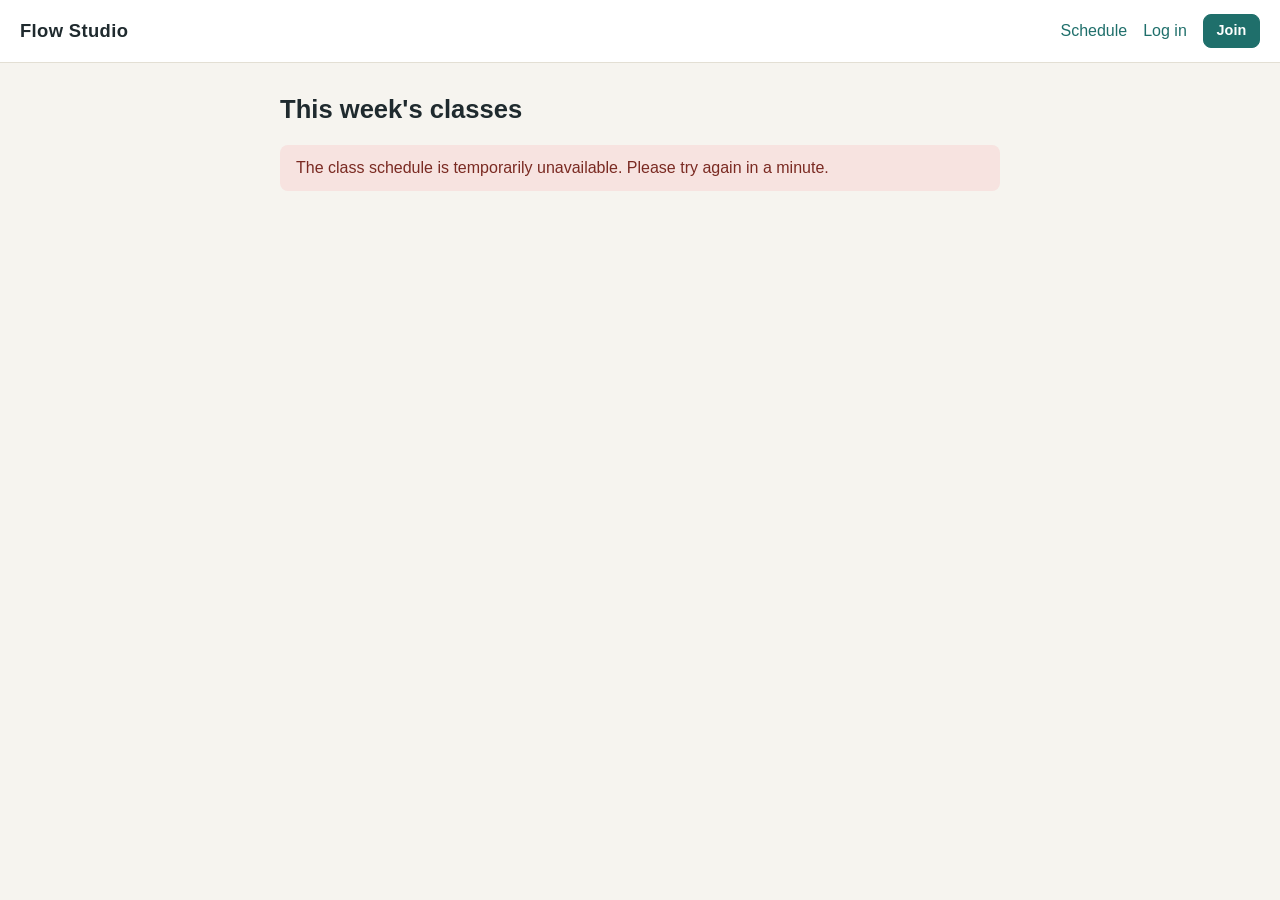
<file: ui/index.html>
<!doctype html>
<html lang="en">
<head>
  <meta charset="utf-8">
  <meta name="viewport" content="width=device-width, initial-scale=1">
  <title>Schedule · Flow Studio</title>
  <link rel="stylesheet" href="style.css">
  <script src="config.js"></script>
  <script src="app.js"></script>
  <script src="schedule.js" defer></script>
</head>
<body>
  <header class="site-header">
    <a class="brand" href="index.html">Flow Studio</a>
    <nav id="nav"></nav>
  </header>
  <main>
    <div id="messages"></div>
    <h1>This week's classes</h1>
    <div id="schedule"><p class="muted">Loading classes…</p></div>
  </main>
</body>
</html>
</file>
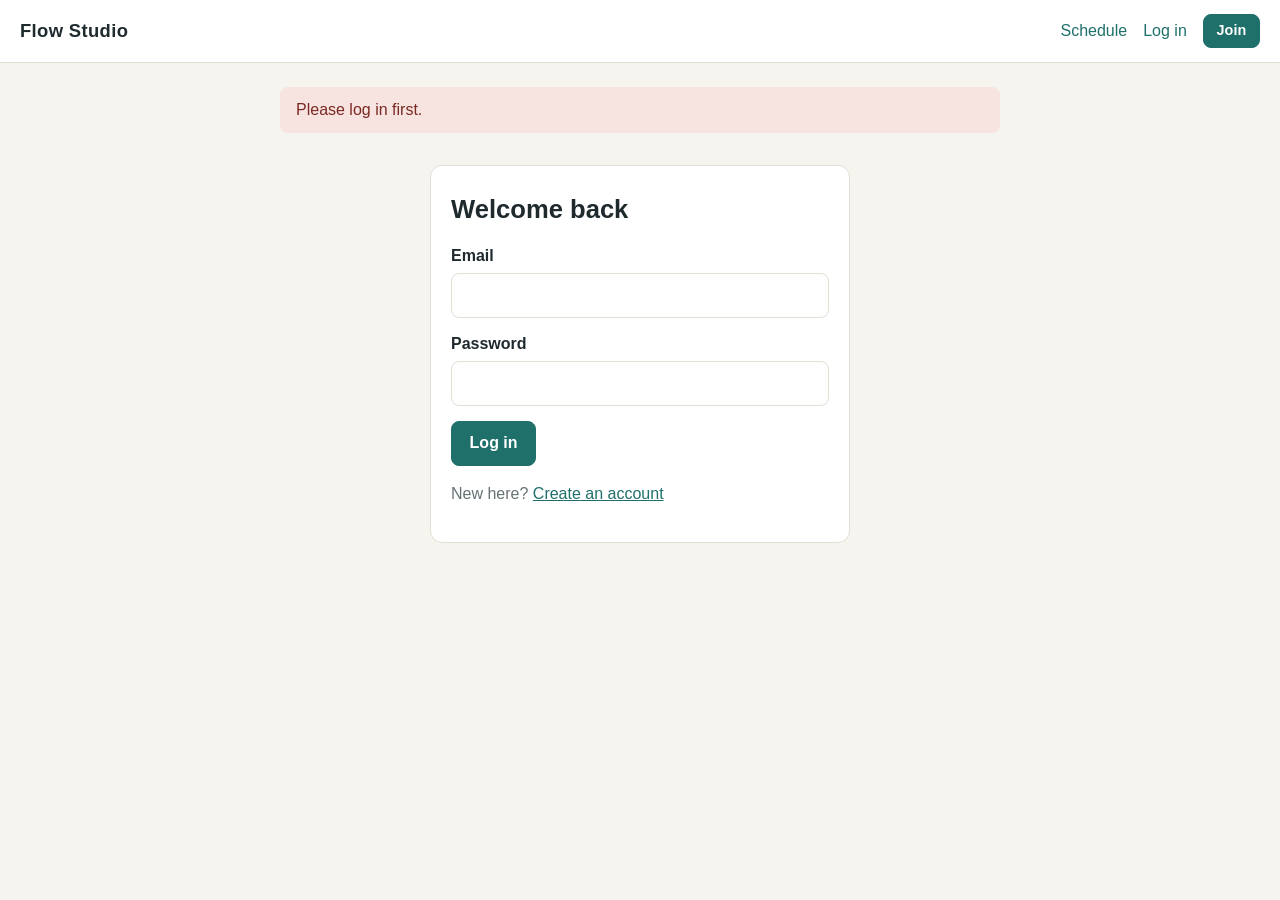
<file: ui/bookings.html>
<!doctype html>
<html lang="en">
<head>
  <meta charset="utf-8">
  <meta name="viewport" content="width=device-width, initial-scale=1">
  <title>My bookings · Flow Studio</title>
  <link rel="stylesheet" href="style.css">
  <script src="config.js"></script>
  <script src="app.js"></script>
  <script src="bookings.js" defer></script>
</head>
<body>
  <header class="site-header">
    <a class="brand" href="index.html">Flow Studio</a>
    <nav id="nav"></nav>
  </header>
  <main>
    <div id="messages"></div>
    <h1>My bookings</h1>
    <section class="card">
      <h2>My passes</h2>
      <div id="passes"><p class="muted">Loading…</p></div>
      <form id="buy-pass" class="row">
        <select name="pass_type">
          <option value="drop_in">Drop-in (1 class)</option>
          <option value="class_pack">Class pack (10 classes, 90 days)</option>
          <option value="membership">Membership (unlimited, 30 days)</option>
        </select>
        <button class="btn">Add pass</button>
      </form>
      <p class="muted small">Demo only: no real payment is taken.</p>
    </section>
    <h2>Upcoming classes</h2>
    <div id="bookings"><p class="muted">Loading…</p></div>
    <div id="waitlist"></div>
  </main>
</body>
</html>
</file>
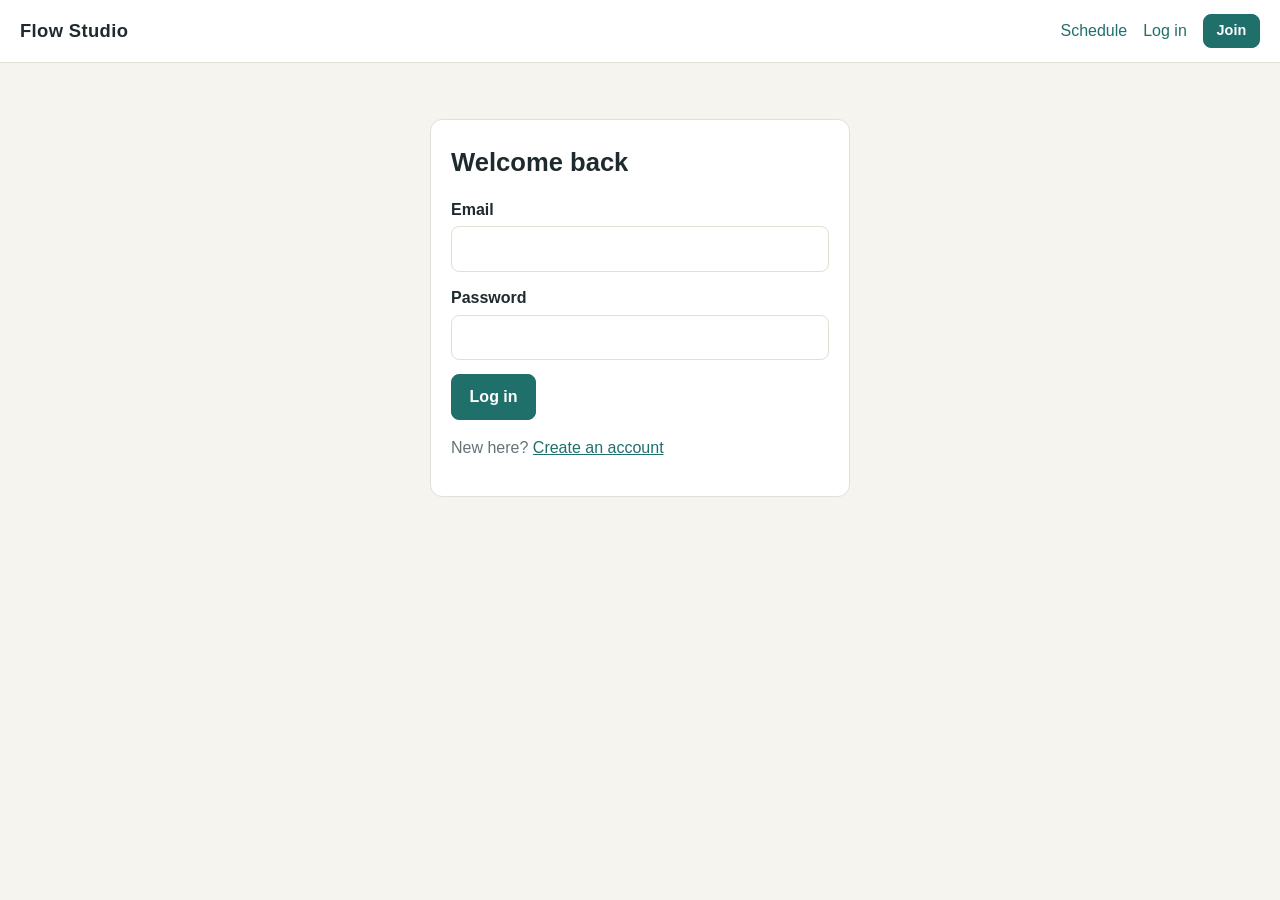
<file: ui/login.html>
<!doctype html>
<html lang="en">
<head>
  <meta charset="utf-8">
  <meta name="viewport" content="width=device-width, initial-scale=1">
  <title>Log in · Flow Studio</title>
  <link rel="stylesheet" href="style.css">
  <script src="config.js"></script>
  <script src="app.js"></script>
  <script src="login.js" defer></script>
</head>
<body>
  <header class="site-header">
    <a class="brand" href="index.html">Flow Studio</a>
    <nav id="nav"></nav>
  </header>
  <main>
    <div id="messages"></div>
    <section class="card narrow">
      <h1>Welcome back</h1>
      <form id="login">
        <label>Email
          <input type="email" name="email" required autocomplete="email">
        </label>
        <label>Password
          <input type="password" name="password" required autocomplete="current-password">
        </label>
        <button class="btn">Log in</button>
      </form>
      <p class="muted">New here? <a href="register.html">Create an account</a></p>
    </section>
  </main>
</body>
</html>
</file>
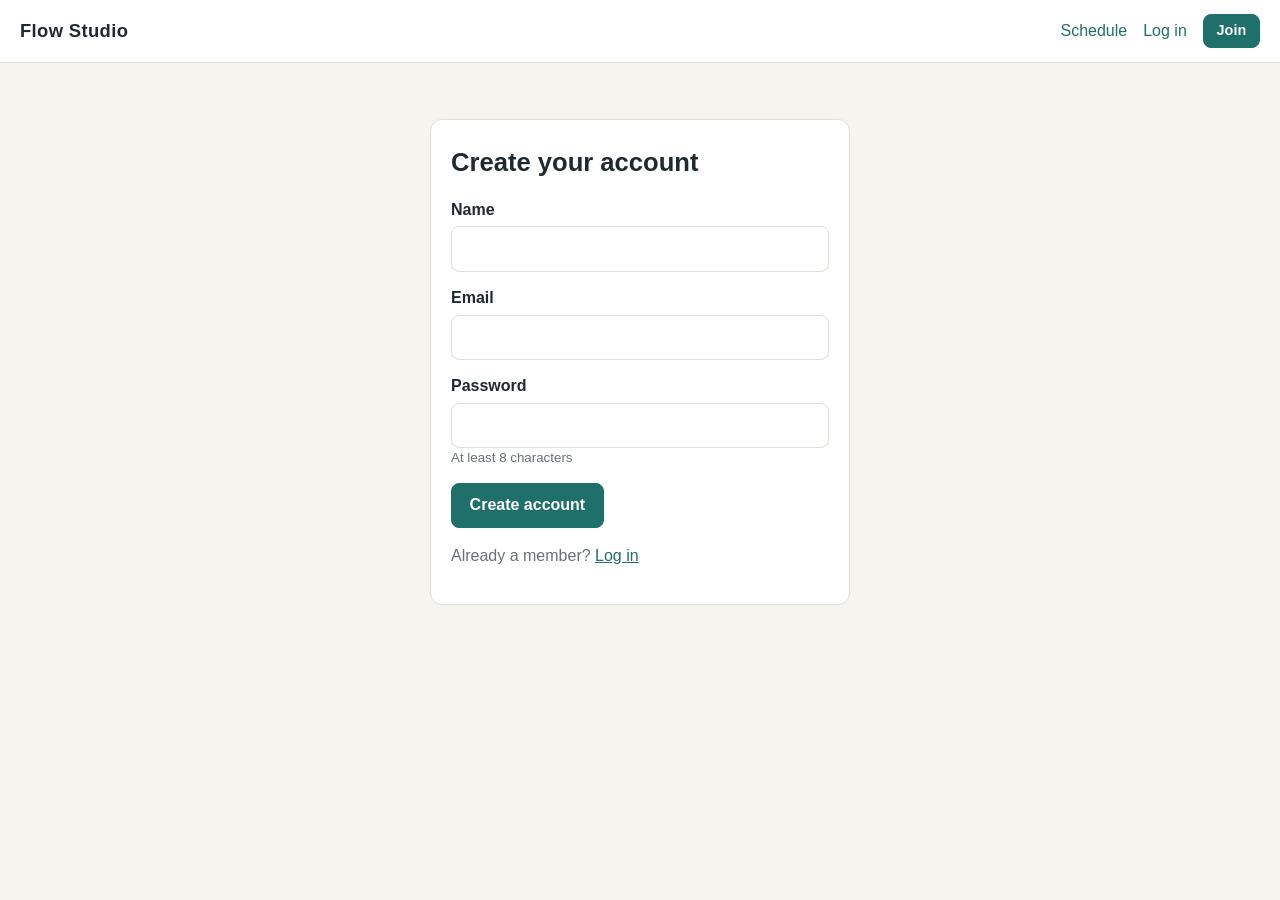
<file: ui/register.html>
<!doctype html>
<html lang="en">
<head>
  <meta charset="utf-8">
  <meta name="viewport" content="width=device-width, initial-scale=1">
  <title>Create account · Flow Studio</title>
  <link rel="stylesheet" href="style.css">
  <script src="config.js"></script>
  <script src="app.js"></script>
  <script src="register.js" defer></script>
</head>
<body>
  <header class="site-header">
    <a class="brand" href="index.html">Flow Studio</a>
    <nav id="nav"></nav>
  </header>
  <main>
    <div id="messages"></div>
    <section class="card narrow">
      <h1>Create your account</h1>
      <form id="register">
        <label>Name
          <input name="name" required autocomplete="name">
        </label>
        <label>Email
          <input type="email" name="email" required autocomplete="email">
        </label>
        <label>Password
          <input type="password" name="password" minlength="8" required autocomplete="new-password">
          <small>At least 8 characters</small>
        </label>
        <button class="btn">Create account</button>
      </form>
      <p class="muted">Already a member? <a href="login.html">Log in</a></p>
    </section>
  </main>
</body>
</html>
</file>
<file: ui/style.css>
:root {
    --bg: #f6f4ef; --card: #ffffff; --ink: #1f2a2e; --muted: #667276;
    --line: #e3dfd4; --accent: #1f6f6b; --accent-dark: #17524f;
    --danger: #b4443a; --ok-bg: #e2f0ea; --err-bg: #f7e3e0; --pill: #eceee9;
  }
  * { box-sizing: border-box; }
  body {
    margin: 0; background: var(--bg); color: var(--ink);
    font: 16px/1.5 -apple-system, BlinkMacSystemFont, "Segoe UI", Roboto, Helvetica, Arial, sans-serif;
  }
  a { color: var(--accent); }
  main { max-width: 760px; margin: 0 auto; padding: 1.5rem 1.25rem 3rem; }
  h1 { font-size: 1.6rem; margin: .2rem 0 1rem; }
  h2 { font-size: 1.15rem; margin: 1.5rem 0 .6rem; }
  .day { text-transform: uppercase; font-size: .8rem; letter-spacing: .08em; color: var(--muted); }
  .muted { color: var(--muted); }
  .small { font-size: .85rem; }
  
  .site-header {
    display: flex; justify-content: space-between; align-items: center; flex-wrap: wrap;
    gap: .5rem; padding: .9rem 1.25rem; background: var(--card); border-bottom: 1px solid var(--line);
  }
  .brand { font-weight: 700; font-size: 1.15rem; color: var(--ink); text-decoration: none; letter-spacing: .02em; }
  nav { display: flex; align-items: center; gap: 1rem; flex-wrap: wrap; }
  nav a { text-decoration: none; }
  nav a.btn { color: #fff; }
  
  .card { background: var(--card); border: 1px solid var(--line); border-radius: 12px; padding: 1.25rem; margin-bottom: 1.25rem; }
  .narrow { max-width: 420px; margin: 2rem auto; }
  
  .flash { padding: .7rem 1rem; border-radius: 8px; margin-bottom: 1rem; background: #eef2f7; }
  .flash.success { background: var(--ok-bg); }
  .flash.error { background: var(--err-bg); color: #7a2a22; }
  
  .sessions { list-style: none; margin: 0 0 1rem; padding: 0; display: grid; gap: .6rem; }
  .session {
    display: flex; align-items: center; gap: .75rem; flex-wrap: wrap;
    background: var(--card); border: 1px solid var(--line); border-radius: 10px; padding: .75rem 1rem;
  }
  .time { font-weight: 700; font-variant-numeric: tabular-nums; min-width: 3.5rem; }
  .time.wide { min-width: 9.5rem; }
  .info { flex: 1; min-width: 10rem; display: flex; flex-direction: column; }
  
  .pill { display: inline-block; padding: .15rem .6rem; border-radius: 999px; background: var(--pill); font-size: .85rem; white-space: nowrap; }
  .pill.open { background: var(--ok-bg); }
  .pill.full { background: var(--err-bg); }
  .pill.booked { background: var(--accent); color: #fff; }
  .pill.wait { background: #fdf0cf; }
  
  label { display: block; margin-bottom: .9rem; font-weight: 600; }
  label small { display: block; font-weight: 400; color: var(--muted); }
  input, select {
    display: block; width: 100%; margin-top: .3rem; padding: .6rem .7rem; font: inherit;
    border: 1px solid var(--line); border-radius: 8px; background: #fff;
  }
  .row { display: flex; gap: .6rem; align-items: center; margin-top: 1rem; }
  .row select { margin-top: 0; flex: 1; }
  
  .btn {
    display: inline-block; background: var(--accent); color: #fff; border: 1px solid var(--accent);
    border-radius: 8px; padding: .6rem 1.1rem; font: inherit; font-weight: 600; cursor: pointer; text-decoration: none;
  }
  .btn:hover { background: var(--accent-dark); }
  .btn.small { padding: .3rem .8rem; font-size: .9rem; }
  .btn.secondary { background: transparent; color: var(--accent); }
  .btn.secondary:hover { background: var(--ok-bg); }
  .btn.danger { background: transparent; color: var(--danger); border-color: var(--danger); }
  .btn.danger:hover { background: var(--err-bg); }
  form.inline { display: inline; }
  .link-button { background: none; border: 0; color: var(--accent); font: inherit; cursor: pointer; padding: 0; }
  
  table { width: 100%; border-collapse: collapse; }
  th, td { text-align: left; padding: .45rem .3rem; border-bottom: 1px solid var(--line); }
  th { font-size: .8rem; text-transform: uppercase; letter-spacing: .05em; color: var(--muted); }
</file>
